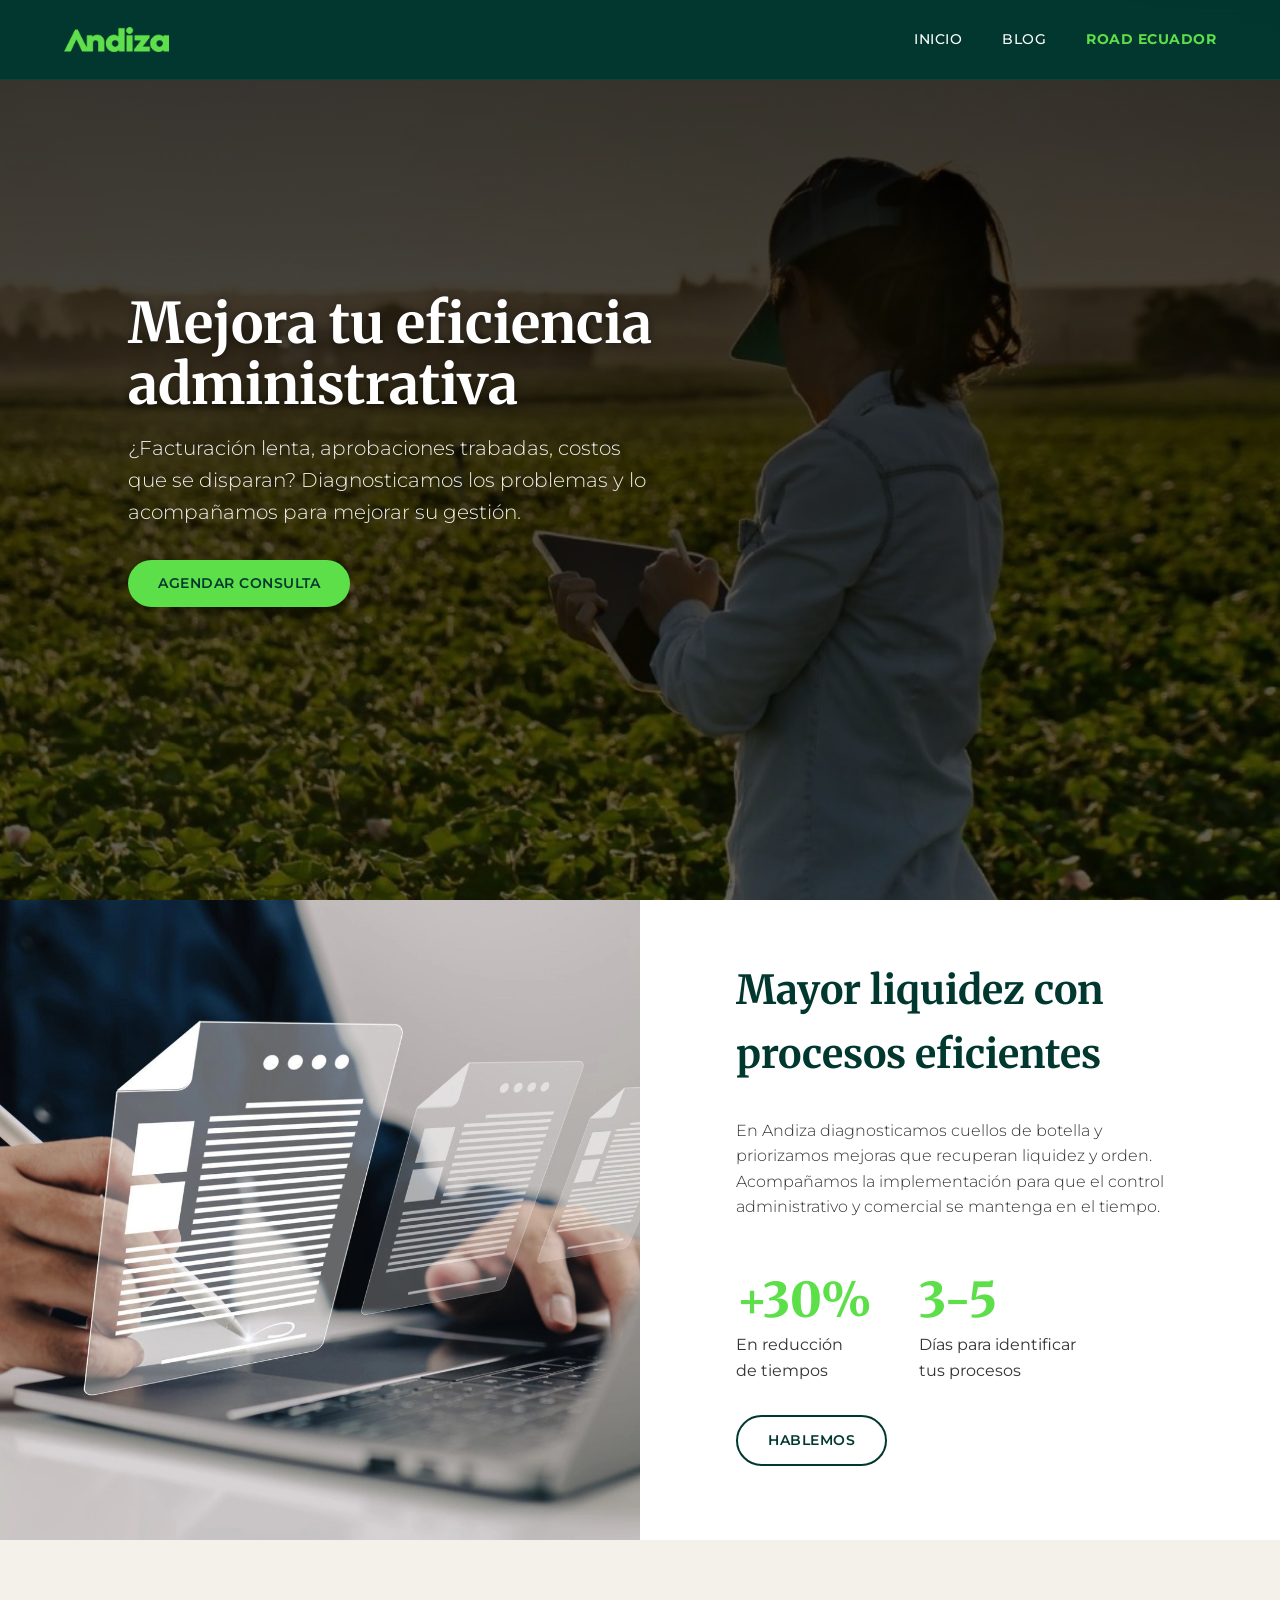
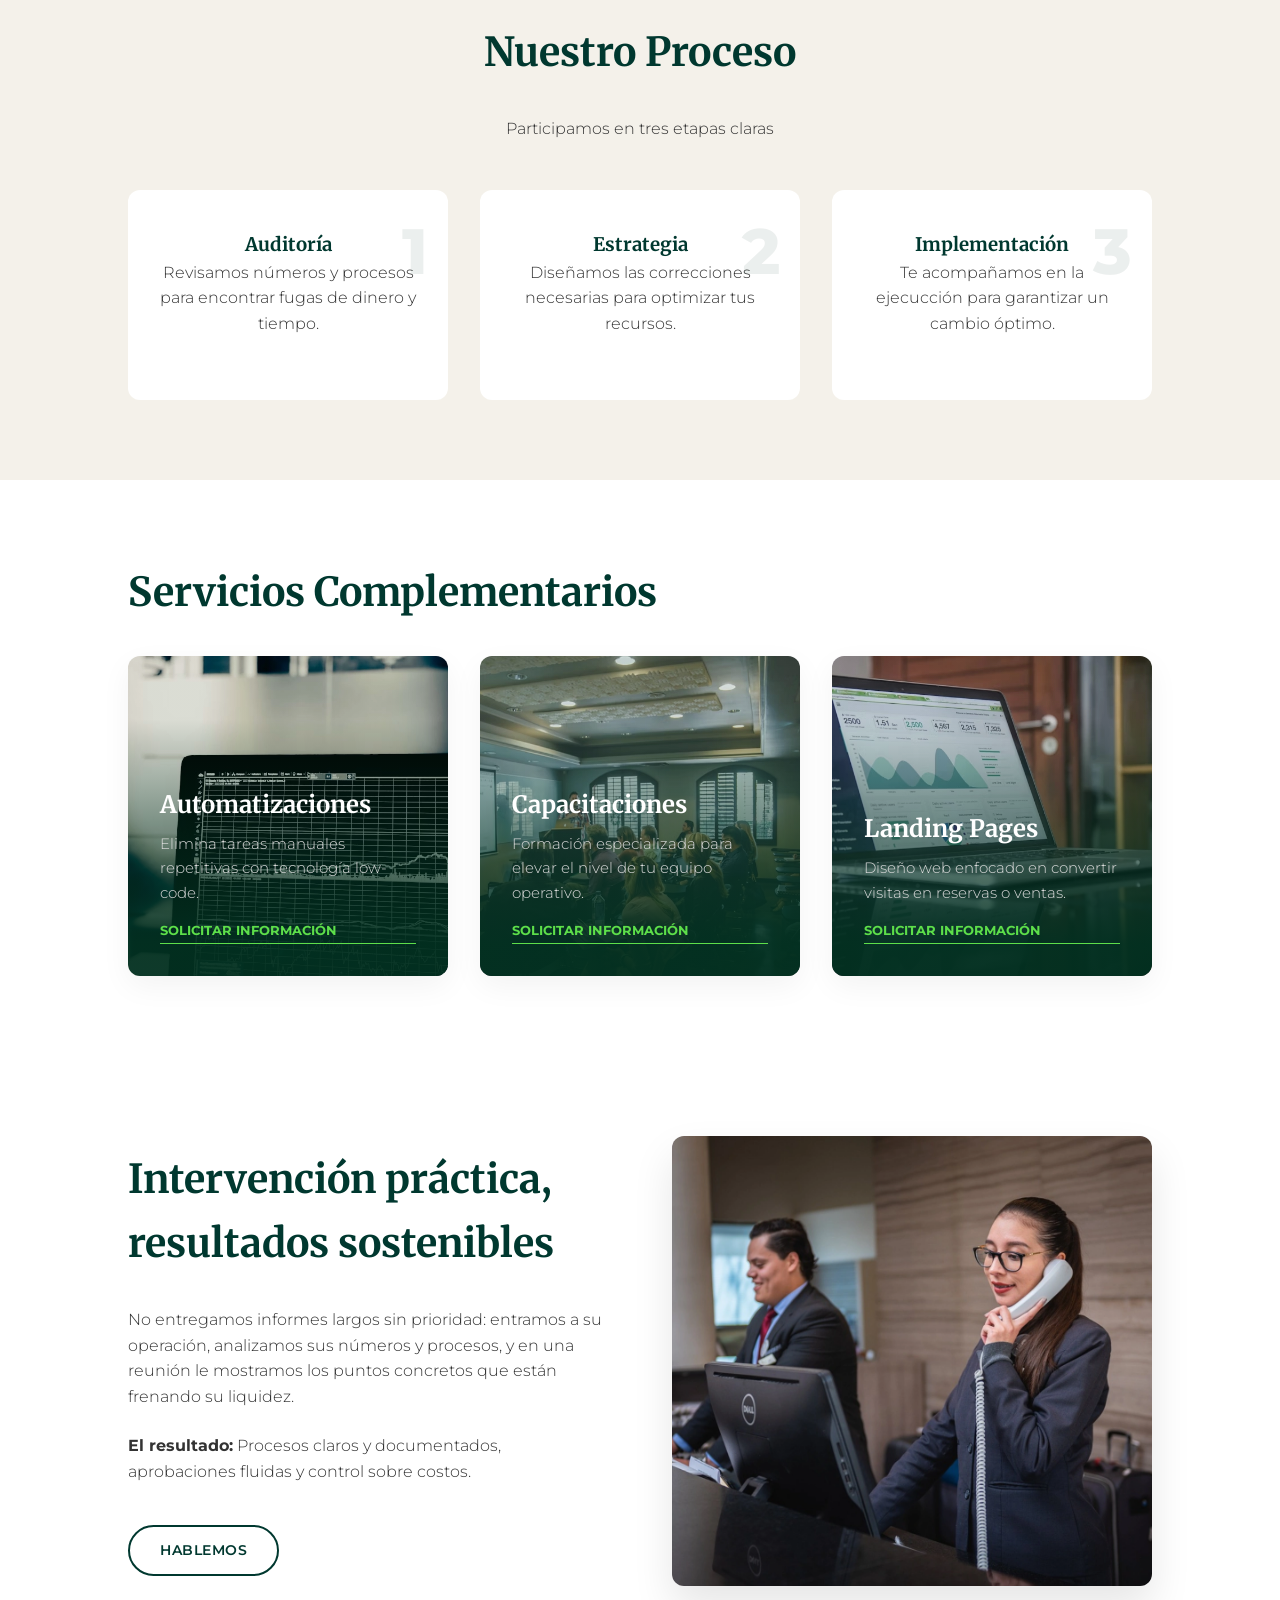
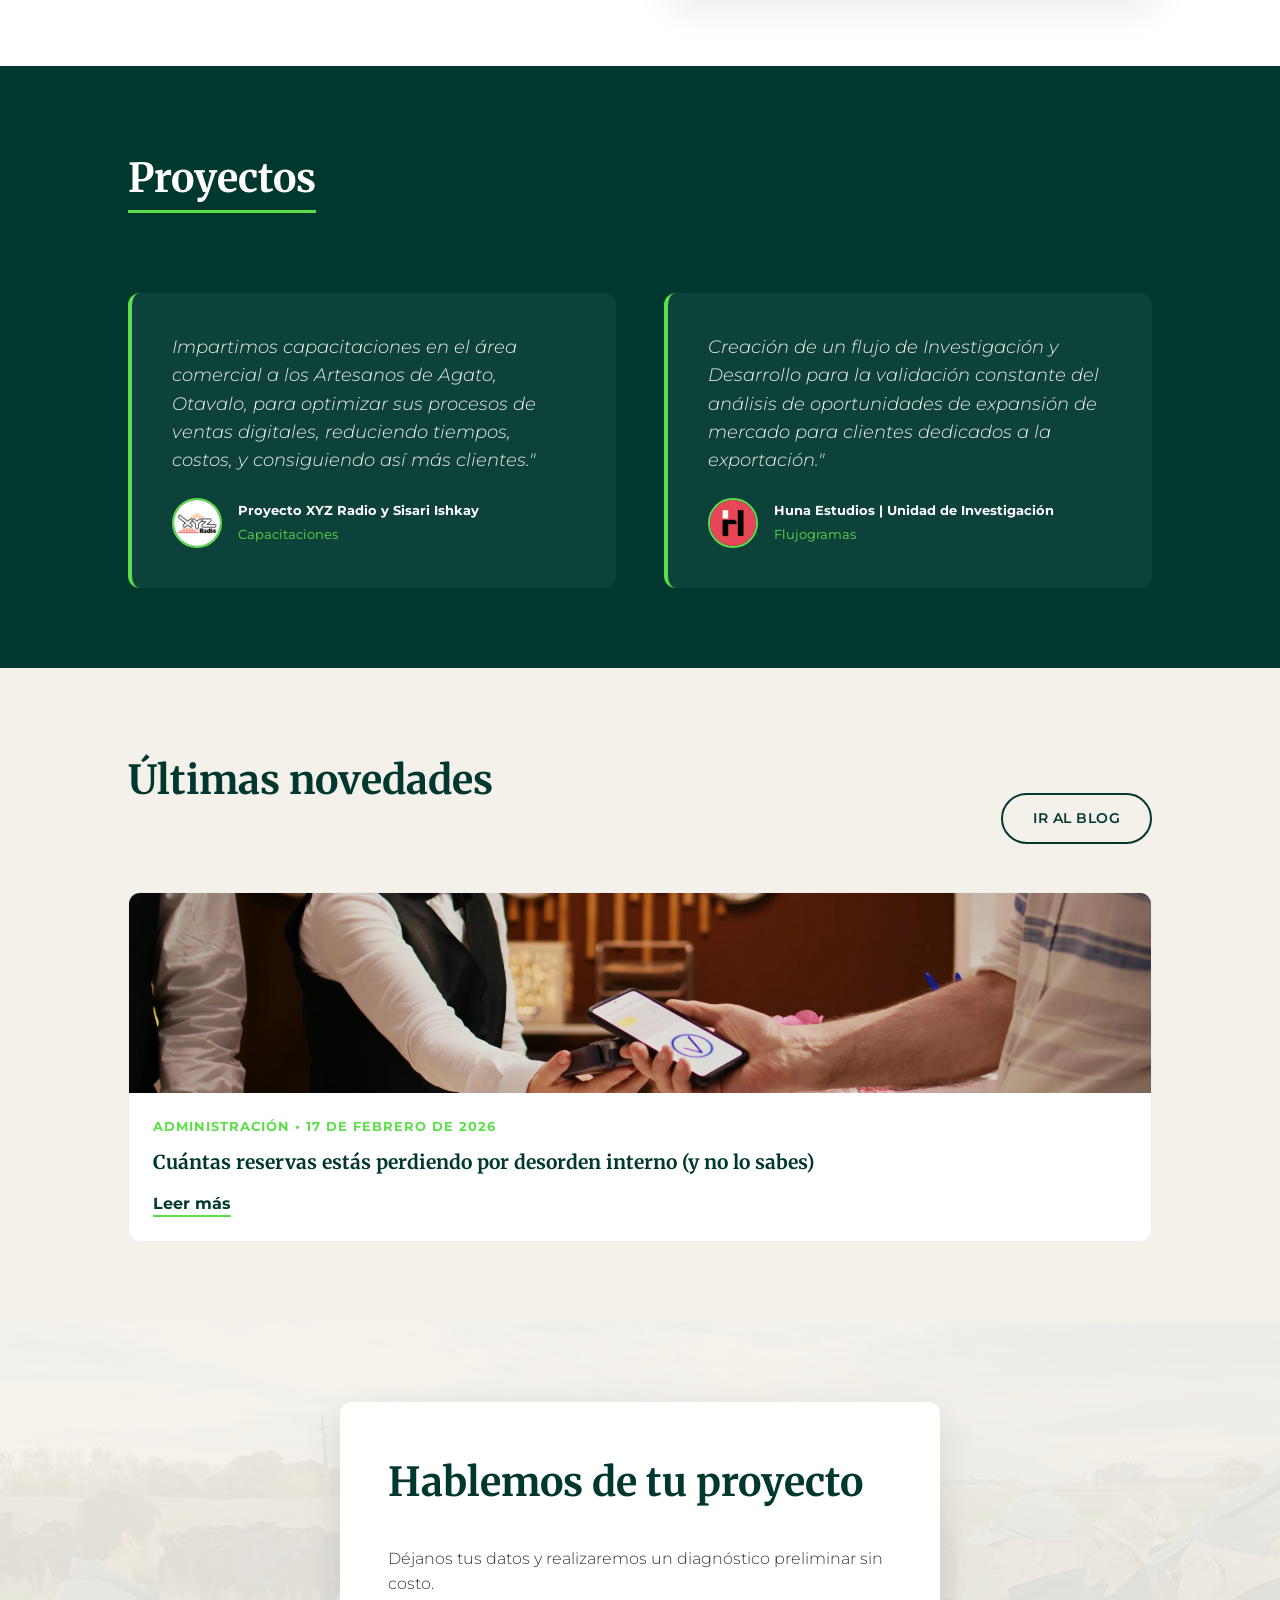
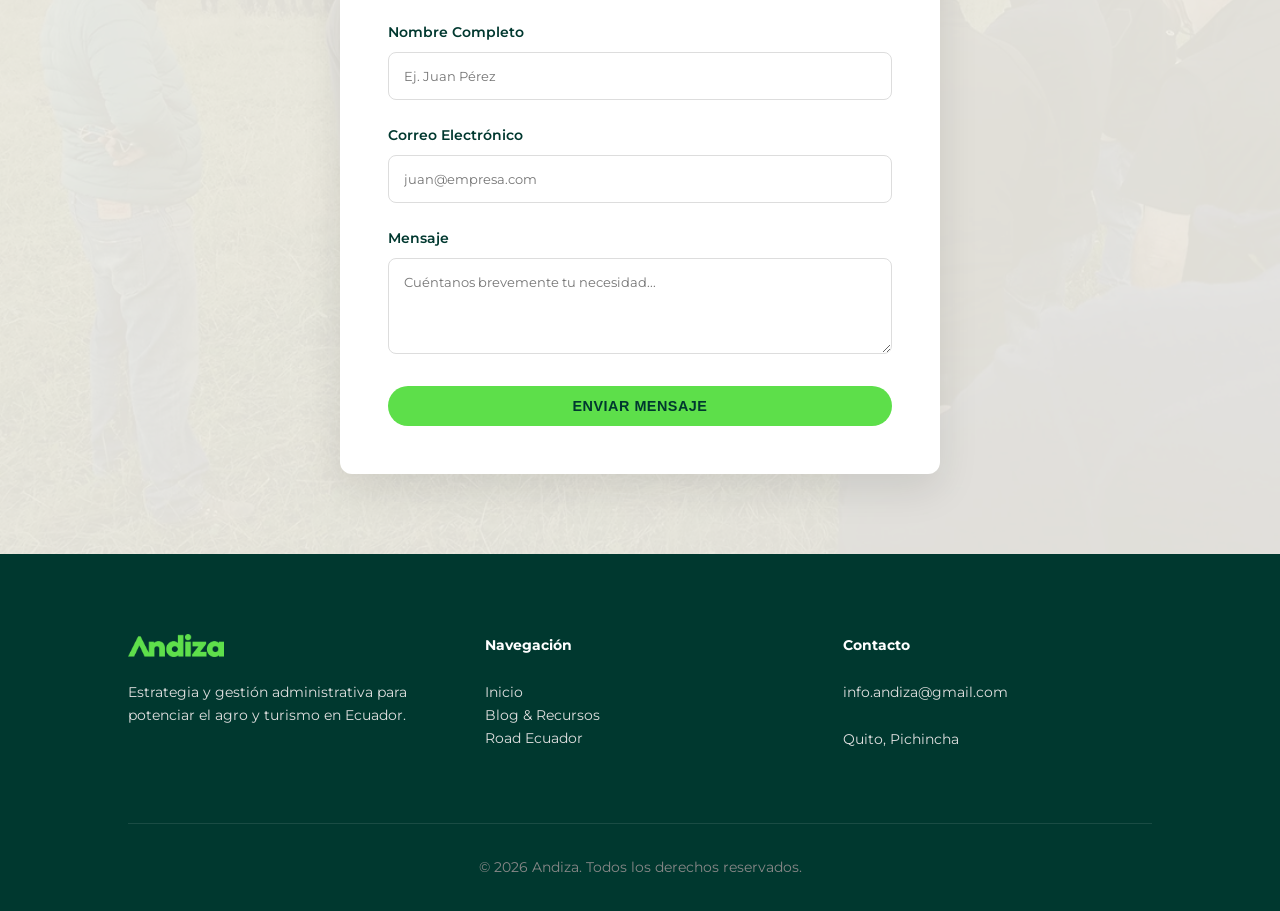
<file: index.html>
<!DOCTYPE html>
<html lang="es">
<head>
    <meta charset="UTF-8">
    <meta name="viewport" content="width=device-width, initial-scale=1.0">
    <meta name="description" content="Andiza ayuda a empresas de turismo y agroindustria en Ecuador a optimizar su gestión administrativa, procesos y auditoría.">
    <title>Andiza | Consultoría de Gestión Administrativa</title>
    <link rel="icon" type="image/webp" href="assets/img/favicon.webp">
    
    <link rel="preload" as="image" href="assets/img/Agroindustria-Andiza-hero.webp">
    
    <link rel="stylesheet" href="style.css">
    <link rel="canonical" href="https://andizaconsultora.github.io/">
</head>
<body>

    <header id="main-header"></header>

    <main>
        <section class="hero">
            <div class="hero-content">
                <h1>Mejora tu eficiencia administrativa</h1>
                <p>¿Facturación lenta, aprobaciones trabadas, costos que se disparan? Diagnosticamos los problemas y lo acompañamos para mejorar su gestión.</p>
                <a href="#contacto" class="btn btn-primary">Agendar Consulta</a>
            </div>
        </section>

        <section class="philosophy">
            <div class="phil-img">
                <img src="assets/img/administracion.webp" alt="Procesos administrativos" loading="lazy">
            </div>
            <div class="phil-text">
                <h2>Mayor liquidez con procesos eficientes</h2>
                <p>En Andiza diagnosticamos cuellos de botella y priorizamos mejoras que recuperan liquidez y orden. Acompañamos la implementación para que el control administrativo y comercial se mantenga en el tiempo.</p>
                
                <div style="display: flex; gap: 3rem; margin-top: 2rem; margin-bottom: 2rem;">
                    <div class="stat-item">
                        <h4>+30%</h4>
                        <span>En reducción <br>de tiempos</span>
                    </div>
                    <div class="stat-item">
                        <h4>3-5</h4>
                        <span>Días para identificar <br>tus procesos</span>
                    </div>
                </div>

                <div class="phil-action">                
                    <a href="#contacto" class="btn btn-outline">Hablemos</a>
                </div>   
            </div>
        </section>
        
        <section id="proceso" class="section-pad process">
            <h2>Nuestro Proceso</h2>
            <p style="max-width: 700px; margin: 0 auto;">Participamos en tres etapas claras</p>
            <div class="process-steps">
                <div class="step-card">
                    <div class="step-number">1</div>
                    <h3>Auditoría</h3>
                    <p>Revisamos números y procesos para encontrar fugas de dinero y tiempo.</p>
                </div>
                <div class="step-card">
                    <div class="step-number">2</div>
                    <h3>Estrategia</h3>
                    <p>Diseñamos las correcciones necesarias para optimizar tus recursos.</p>
                </div>
                <div class="step-card">
                    <div class="step-number">3</div>
                    <h3>Implementación</h3>
                    <p>Te acompañamos en la ejecucción para garantizar un cambio óptimo.</p>
                </div>
            </div>
        </section>

        <section class="section-pad" style="background: var(--white);">
            <h2>Servicios Complementarios</h2>
            <div class="services-grid">
                <article class="service-card">
                    <a href="#contacto" rel="noopener noreferrer" style="display: block; height: 100%; color: inherit;">
                        <img src="assets/img/Automatizaciones.webp" alt="Automatización de procesos" class="service-bg" loading="lazy">
                        <div class="service-overlay">
                            <h3>Automatizaciones</h3>
                            <p>Elimina tareas manuales repetitivas con tecnología low-code.</p>
                            <span class="service-link">Solicitar información</span>
                        </div>
                    </a>
                </article>
                <article class="service-card">
                    <a href="#contacto" rel="noopener noreferrer" style="display: block; height: 100%; color: inherit;">
                        <img src="assets/img/Capacitaciones.webp" alt="Capacitación de personal" class="service-bg" loading="lazy">
                        <div class="service-overlay">
                            <h3>Capacitaciones</h3>
                            <p>Formación especializada para elevar el nivel de tu equipo operativo.</p>
                            <span class="service-link">Solicitar información</span>
                        </div>
                    </a>
                </article>
                <article class="service-card">
                    <a href="#contacto" rel="noopener noreferrer" style="display: block; height: 100%; color: inherit;">
                        <img src="assets/img/Landing-pages.webp" alt="Diseño Web y Landing Pages" class="service-bg" loading="lazy">
                        <div class="service-overlay">
                            <h3>Landing Pages</h3>
                            <p>Diseño web enfocado en convertir visitas en reservas o ventas.</p>
                            <span class="service-link">Solicitar información</span>
                        </div>
                    </a>
                </article>
            </div>
        </section>

        <section class="section-pad main-service">
            <div class="main-service-flex">
                <div class="ms-content">
                    <h2>Intervención práctica, resultados sostenibles</h2>
                    <p>No entregamos informes largos sin prioridad: entramos a su operación, analizamos sus números y procesos, y en una reunión le mostramos los puntos concretos que están frenando su liquidez.</p>
                    <p><strong>El resultado:</strong> Procesos claros y documentados, aprobaciones fluidas y control sobre costos.</p>
                    <a href="#contacto" class="btn btn-outline" style="margin-top: 1rem;">Hablemos</a>
                </div>
                <div class="ms-image">
                    <img src="assets/img/auditoría-turismo-index.webp" alt="Auditoría Turismo" loading="lazy">
                </div>
            </div>
        </section>

        <section class="testimonials section-pad">
            <h2>Proyectos</h2>
            <div class="testi-grid">
                <div class="testi-card">
                    <p>Impartimos capacitaciones en el área comercial a los Artesanos de Agato, Otavalo, para optimizar sus procesos de ventas digitales, reduciendo tiempos, costos, y consiguiendo así más clientes."</p>
                    <div class="testi-author">
                        <img src="assets/img/testimonios proyectos/logo-xyzradio.webp" alt="Comerciantes de Agato" class="testi-avatar" loading="lazy">
                        <div>
                            <h5 style="margin-bottom: 0;">Proyecto XYZ Radio y Sisari Ishkay</h5>
                            <small style="color: var(--accent);">Capacitaciones</small>
                        </div>
                    </div>
                </div>
                <div class="testi-card">
                    <p>Creación de un flujo de Investigación y Desarrollo para la validación constante del análisis de oportunidades de expansión de mercado para clientes dedicados a la exportación."</p>
                    <div class="testi-author">
                        <img src="assets/img/testimonios proyectos/huna-estudios.webp" alt="Comerciantes de Agato" class="testi-avatar" loading="lazy">
                        <div>
                            <h5 style="margin-bottom: 0;">Huna Estudios | Unidad de Investigación</h5>
                            <small style="color: var(--accent);">Flujogramas</small>
                        </div>
                    </div>
                </div>
            </div>
        </section>

        <section class="section-pad blog-preview">
            <div class="blog-header" style="display: flex; justify-content: space-between; align-items: flex-end; margin-bottom: 3rem; flex-wrap: wrap; gap: 1rem;">
                <h2>Últimas novedades</h2>
                <a href="blog.html" class="btn btn-outline">Ir al Blog</a>
            </div>
            
            <div id="recent-posts-container" class="services-grid">
                </div>
        </section>

        <section id="contacto" class="contact section-pad">
            <div class="contact-container">
                <h2>Hablemos de tu proyecto</h2>
                <p>Déjanos tus datos y realizaremos un diagnóstico preliminar sin costo.</p>
                <form id="contact-form">
                    <div class="form-group">
                        <label for="name">Nombre Completo</label>
                        <input type="text" id="name" name="name" placeholder="Ej. Juan Pérez" required>
                    </div>
                    <div class="form-group">
                        <label for="email">Correo Electrónico</label>
                        <input type="email" id="email" name="email" placeholder="juan@empresa.com" required>
                    </div>
                    <div class="form-group">
                        <label for="message">Mensaje</label>
                        <textarea id="message" name="message" rows="4" placeholder="Cuéntanos brevemente tu necesidad..."></textarea>
                    </div>
                    <button type="submit" class="btn btn-primary" style="width: 100%;">Enviar Mensaje</button>
                    <p id="form-status" style="margin-top:1rem; text-align:center; display:none;"></p>
                </form>
            </div>
        </section>

    </main>

    <footer id="main-footer"></footer>

    <script src="main.js"></script>
</body>
</html>
</file>
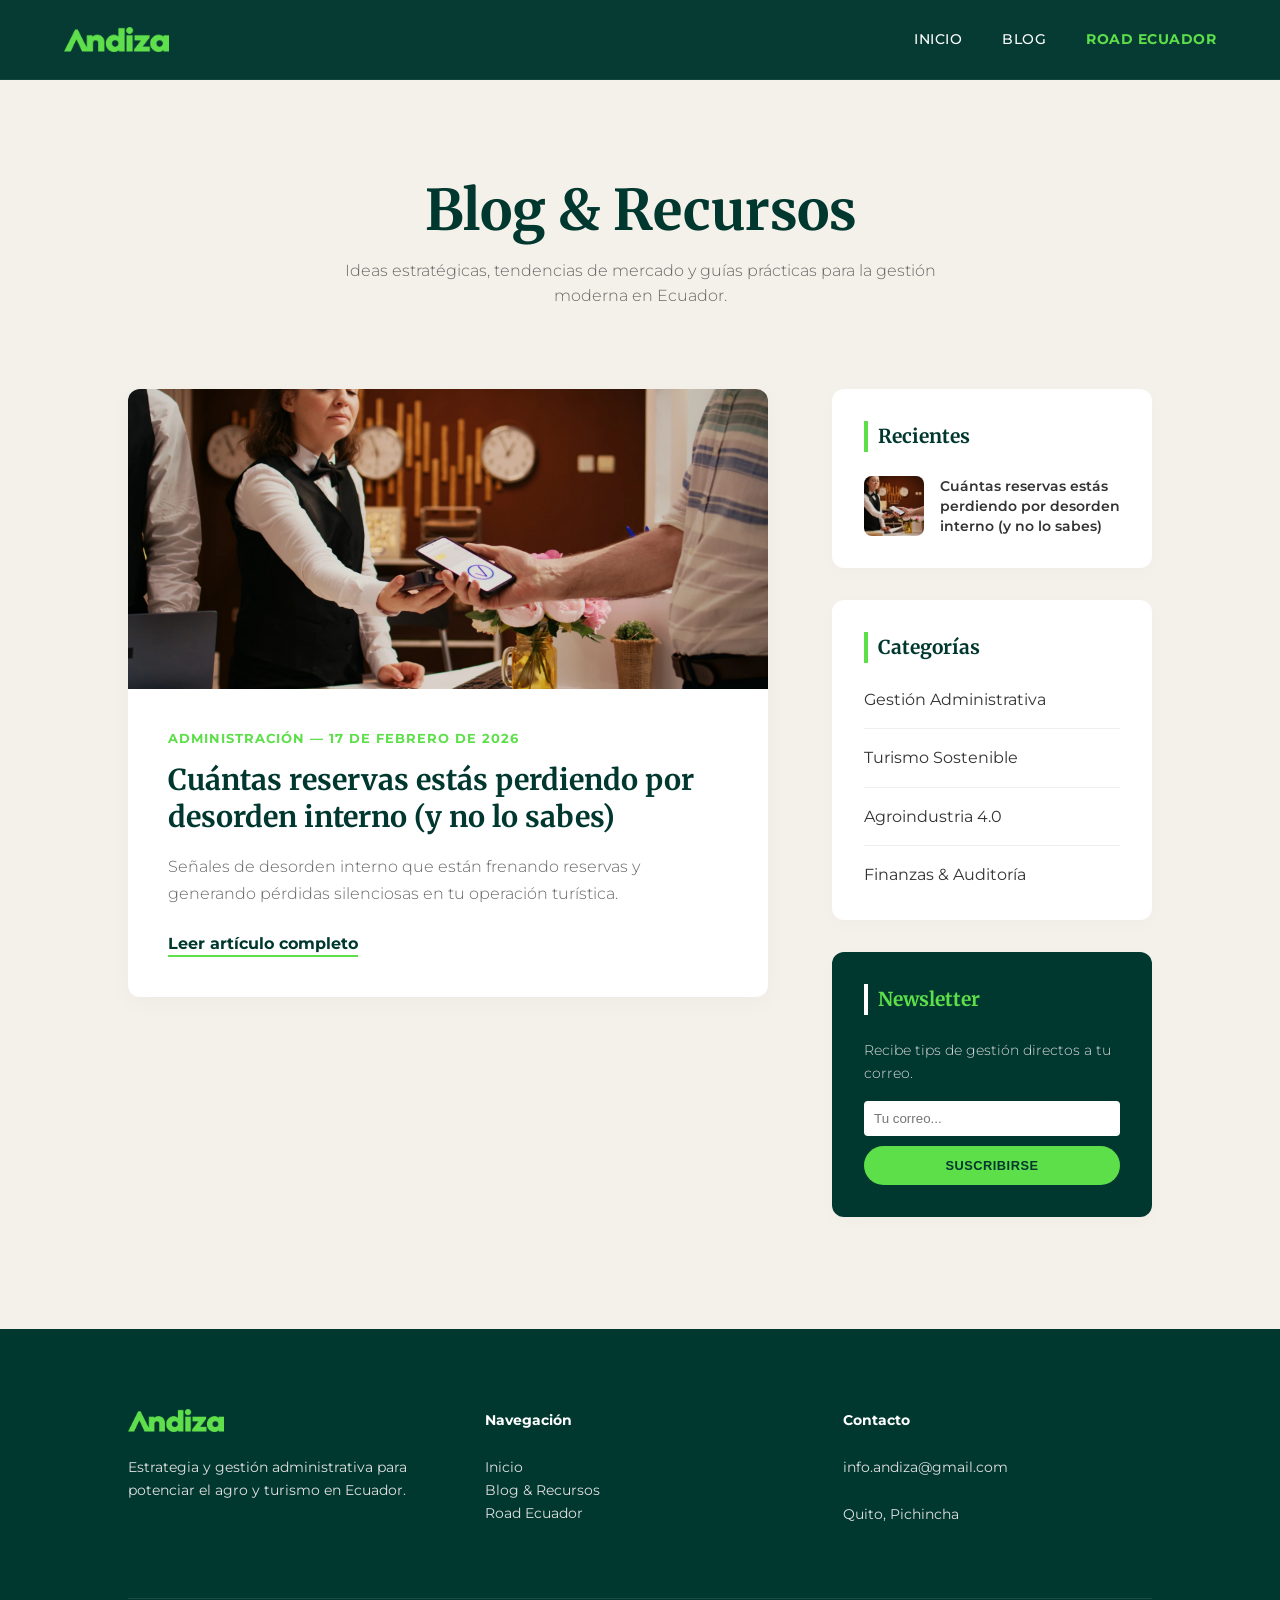
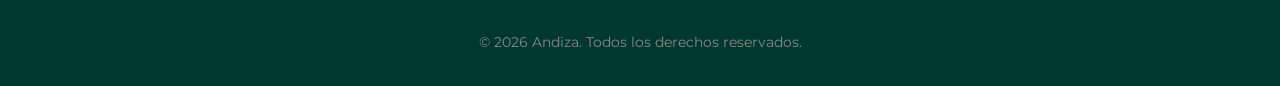
<file: blog.html>
<!DOCTYPE html>
<html lang="es">
<head>
    <meta charset="UTF-8">
    <meta name="viewport" content="width=device-width, initial-scale=1.0">
    <meta name="description" content="Blog de Andiza: Recursos, estrategias y noticias sobre gestión agrícola y turística en Ecuador.">
    <title>Blog y Recursos | Andiza</title>
    <link rel="icon" type="image/webp" href="assets/img/favicon.webp">

    <link rel="stylesheet" href="style.css">
</head>
<body>

    <header id="main-header"></header>

    <main>
        <section class="page-title-section">
            <h1>Blog & Recursos</h1>
            <p style="max-width: 600px; margin: 0 auto; color: #666;">
                Ideas estratégicas, tendencias de mercado y guías prácticas para la gestión moderna en Ecuador.
            </p>
        </section>
        
        <div class="container blog-layout">
            <section id="blog-feed" class="blog-feed">
                </section>

            <aside id="sidebar-container" class="blog-sidebar">
                </aside>
        </div>
    </main>

    <footer id="main-footer"></footer>

    <script src="main.js"></script>
</body>
</html>
</file>
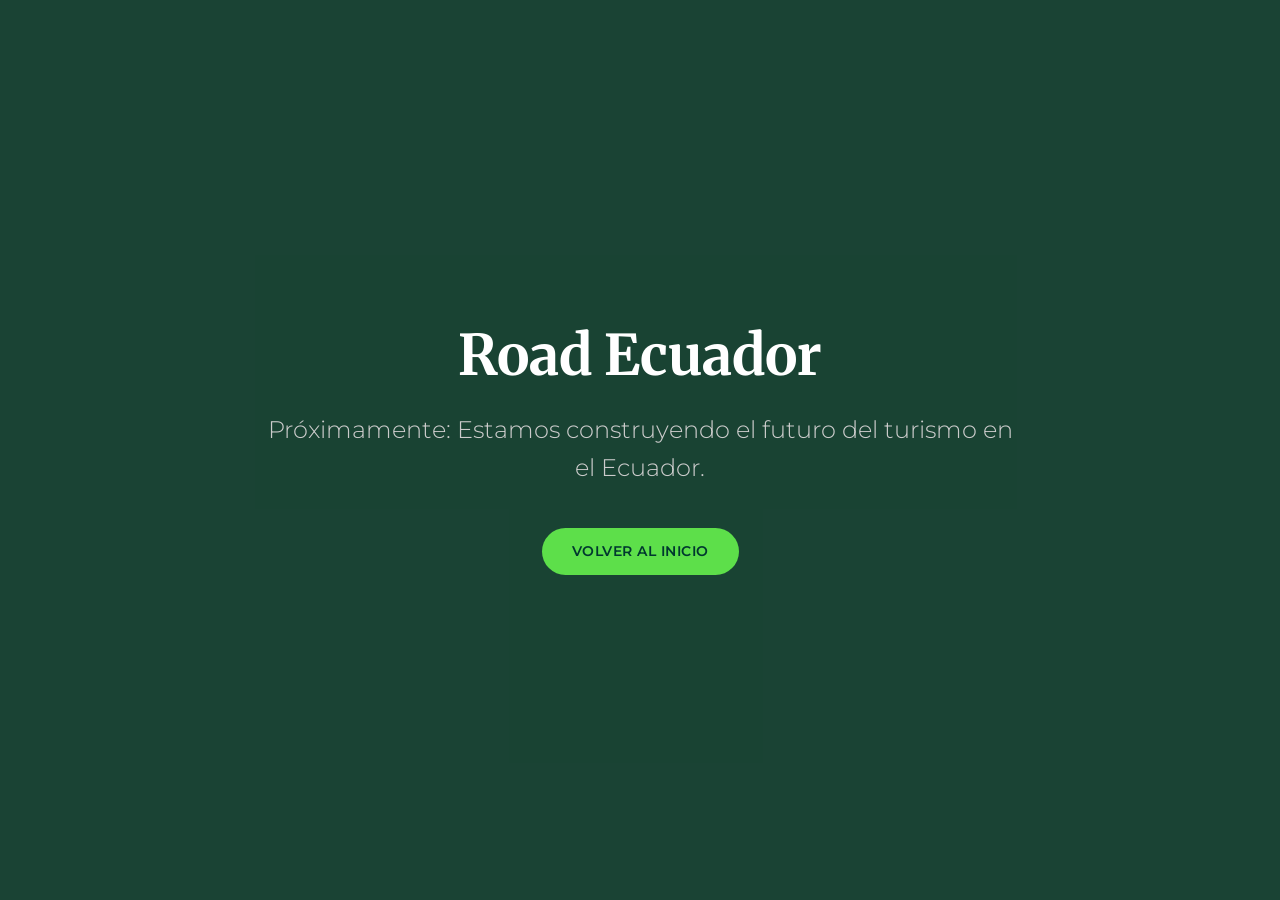
<file: construccion.html>
<!DOCTYPE html>
<html lang="es">
<head>
    <meta charset="UTF-8">
    <meta name="viewport" content="width=device-width, initial-scale=1.0">
    <title>Road Ecuador | Próximamente</title>
    <link rel="icon" type="image/webp" href="assets/img/favicon.webp">

    <link rel="preload" as="image" href="https://images.unsplash.com/photo-1469854523086-cc02fe5d8800?ixlib=rb-4.0.3">

    <link rel="stylesheet" href="style.css">
    <style>
        .road-hero {
            height: 100vh;
            background: url('https://images.unsplash.com/photo-1469854523086-cc02fe5d8800?ixlib=rb-4.0.3') center/cover;
            display: flex; flex-direction: column; justify-content: center; align-items: center;
            text-align: center; color: var(--white); position: relative;
        }
        .road-overlay {
            position: absolute; inset: 0; background: rgba(2, 48, 32, 0.9); /* Verde muy oscuro casi negro */
            z-index: 1;
        }
        .road-content { 
            position: relative; z-index: 2; padding: 20px; max-width: 800px; 
        }
        .road-content h1 { color: var(--white); margin-bottom: 1.5rem; }
        .road-content p { color: #ccc; font-size: 1.5rem; margin-bottom: 2.5rem; font-weight: 300; }
    </style>
</head>
<body>
    <div class="road-hero">
        <div class="road-overlay"></div>
        <div class="road-content">
            <h1>Road Ecuador</h1>
            <p>Próximamente: Estamos construyendo el futuro del turismo en el Ecuador.</p>
            <a href="index.html" class="btn btn-primary">Volver al Inicio</a>
        </div>
    </div>
</body>
</html>
</file>
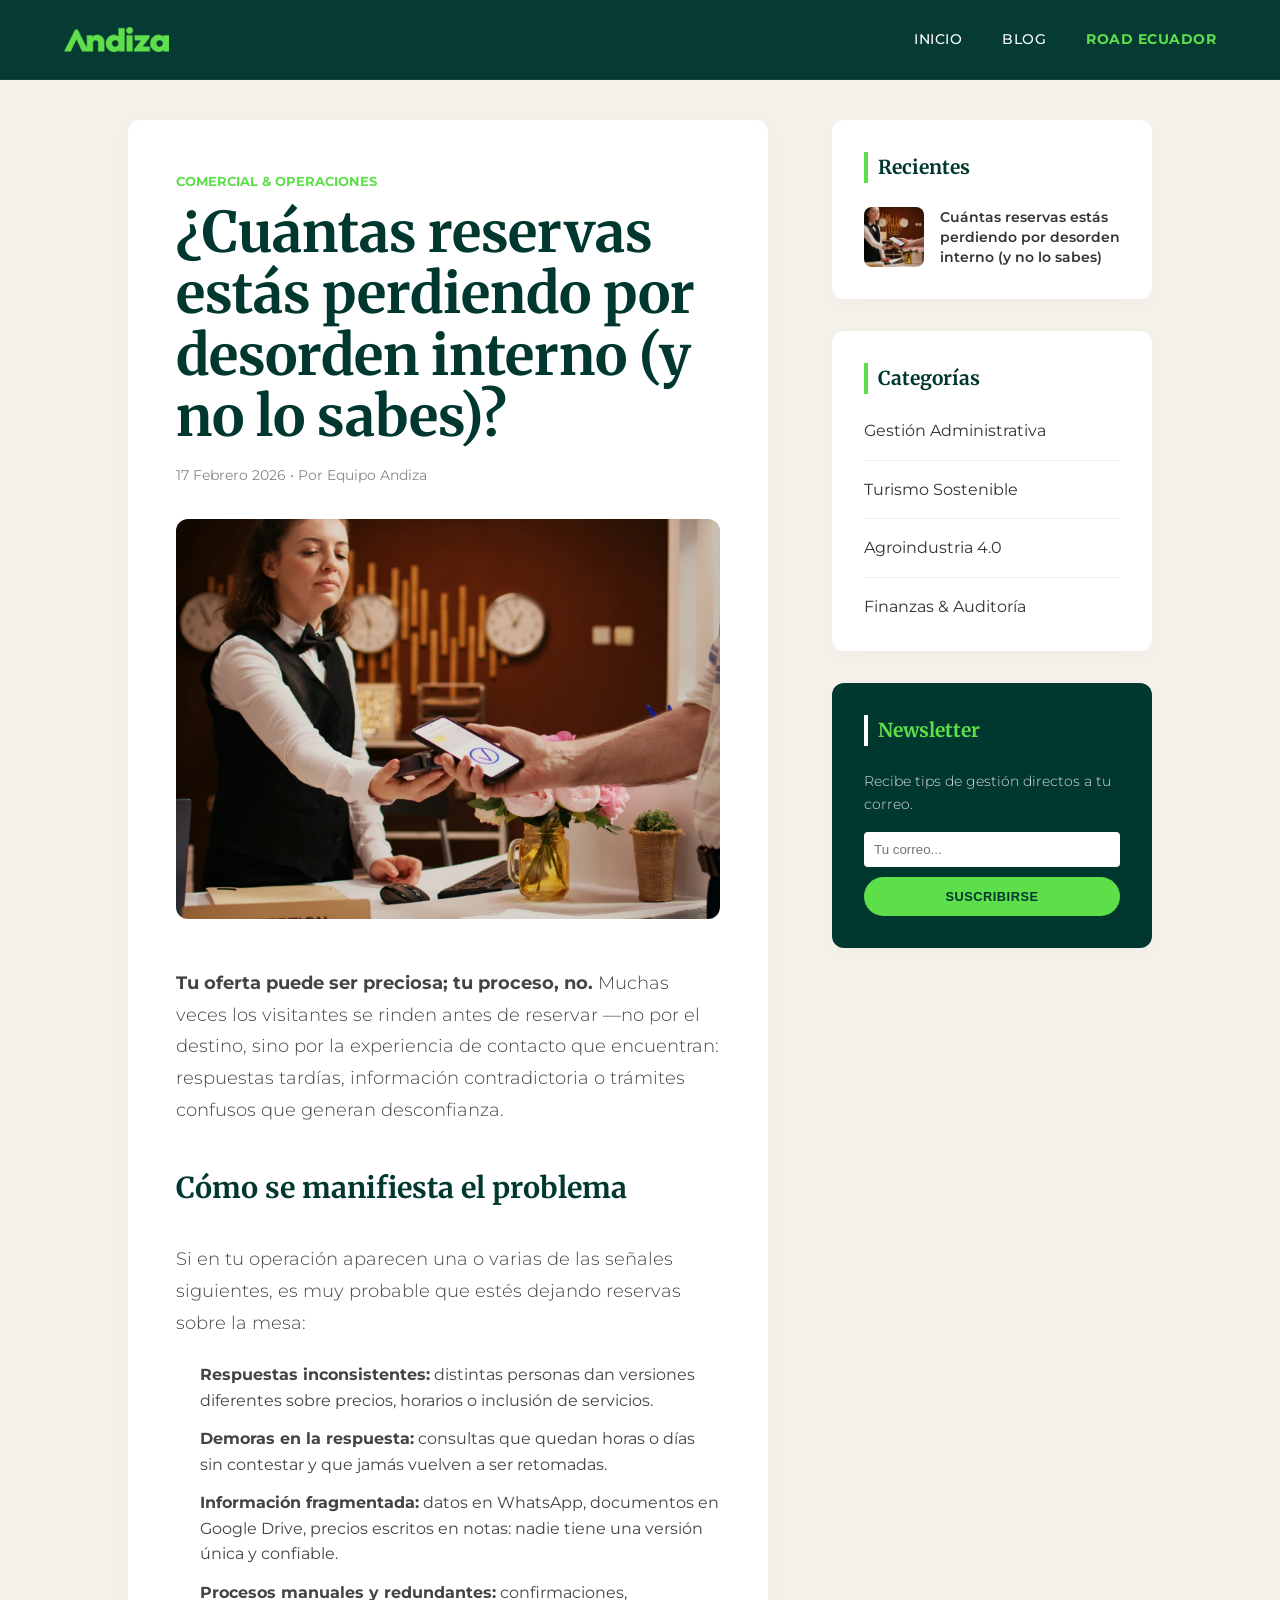
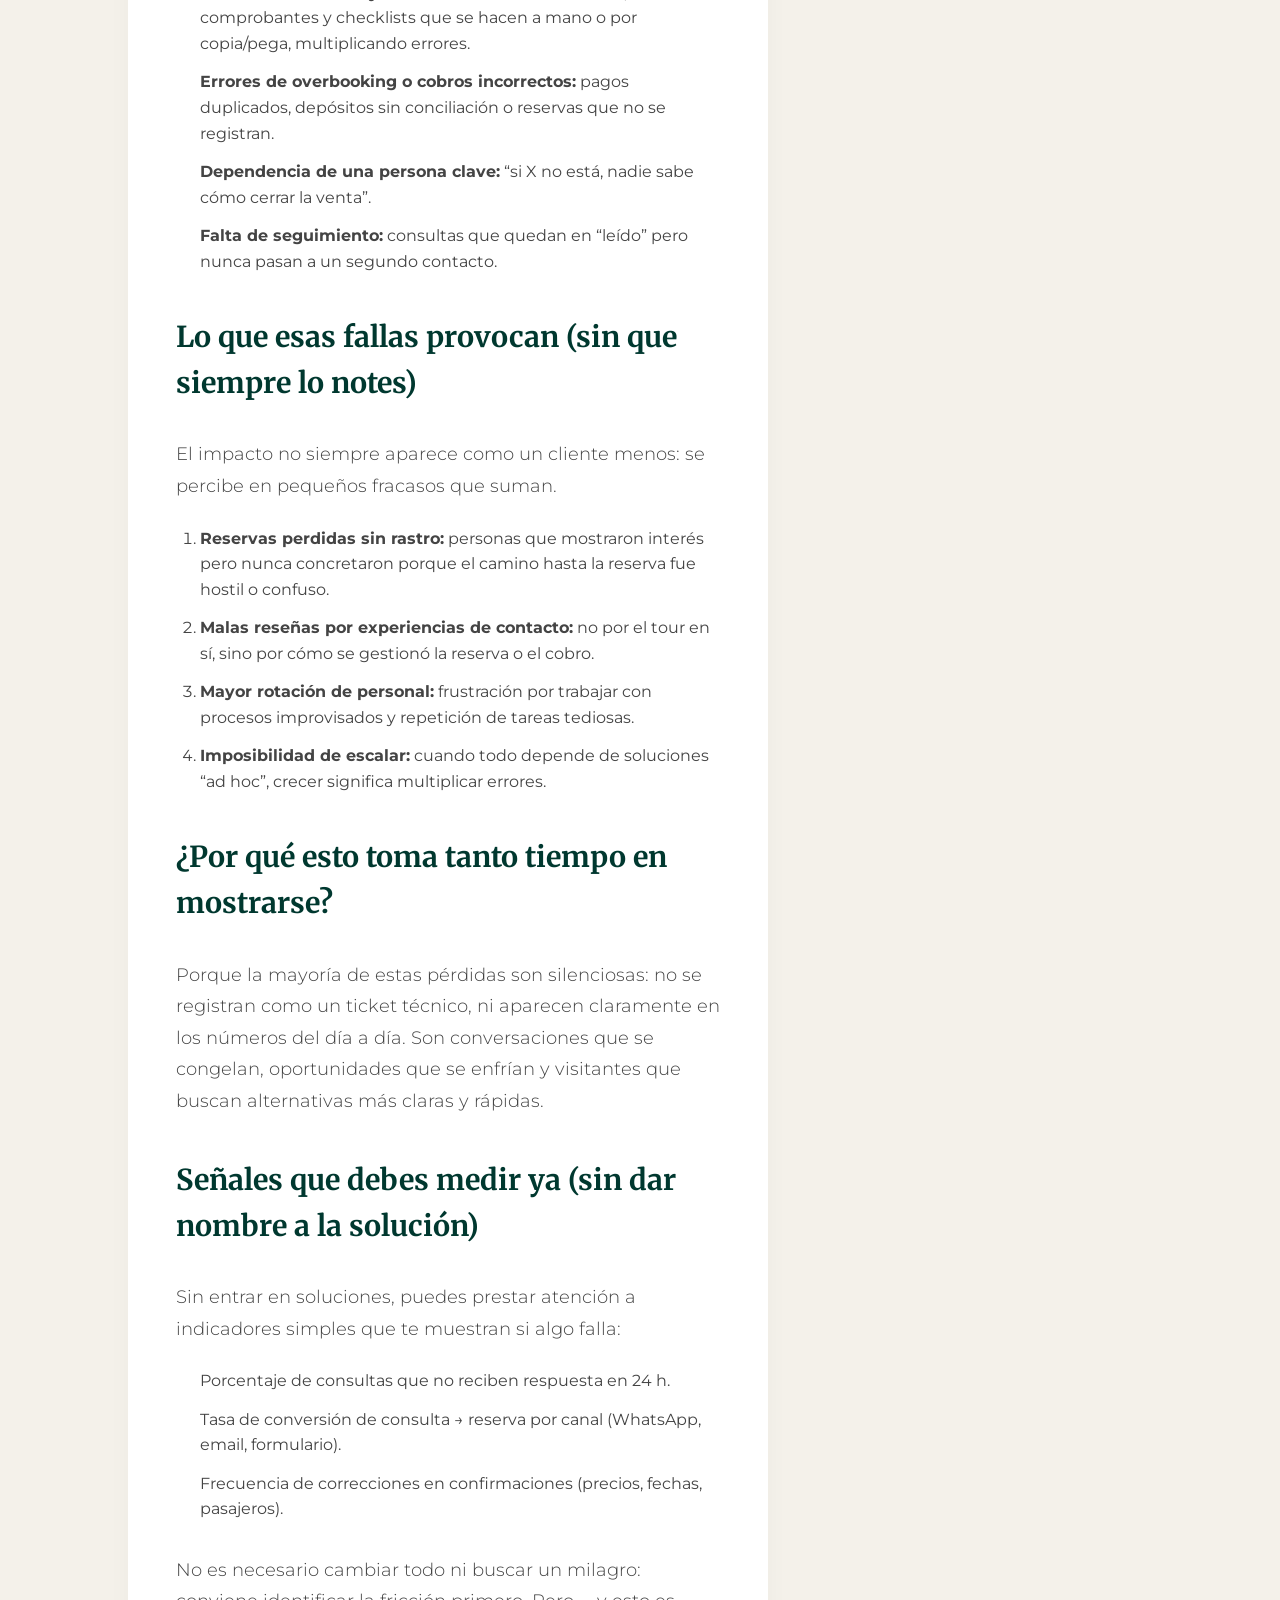
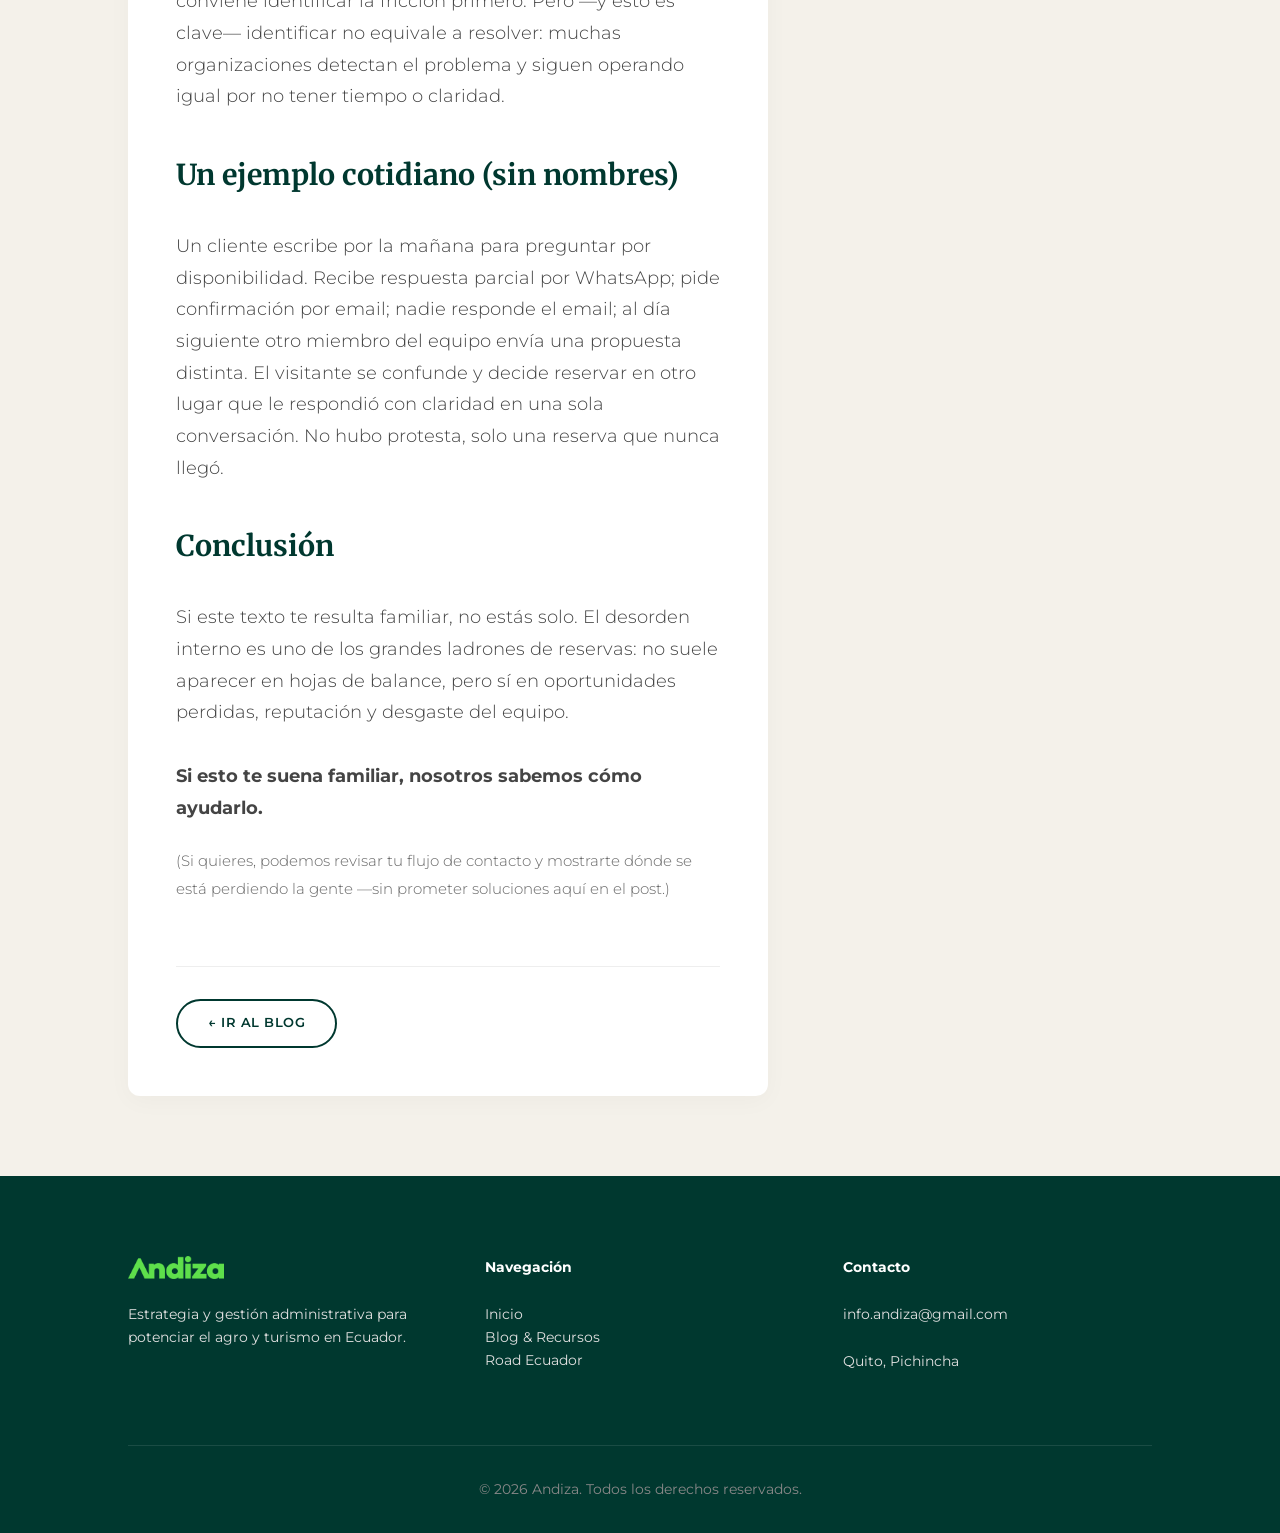
<file: entradas/cuantas-reservas-estas-perdiendo-por-desorden-interno-y-no-lo-sabes.html>
<!DOCTYPE html>
<html lang="es">
<head>
    <meta charset="UTF-8" />
    <meta name="viewport" content="width=device-width, initial-scale=1.0"/>
    <title>¿Cuántas reservas estás perdiendo por desorden interno (y no lo sabes)? | Blog Andiza</title>
    <meta name="description" content="Descubre las señales claras de que el desorden operativo interno está dejando pasar reservas y dañando la rentabilidad de tu proyecto turístico." />
    <link rel="stylesheet" href="../style.css" />
    <link rel="icon" type="image/webp" href="../assets/img/favicon.webp">
    
    <link rel="preload" as="image" href="../assets/img/Blogs/17 febrero 2025/Recepción de hotel.webp">

    <!-- SEO Básico -->
    <meta name="description" content="Descubre las señales de desorden operativo que están haciendo perder reservas en tu negocio turístico, sin que lo notes en los números del día a día.">
    <meta name="keywords" content="reservas turismo Ecuador, desorden operativo hotel, gestión reservas, pérdida clientes turismo, Andiza">
    <meta name="author" content="Equipo Andiza">
    <meta name="robots" content="index, follow">
    <link rel="canonical" href="https://andizaconsultora.github.io/entradas/cuantas-reservas-estas-perdiendo-por-desorden-interno-y-no-lo-sabes.html">

    <!-- Open Graph -->
    <meta property="og:type" content="article">
    <meta property="og:title" content="¿Cuántas reservas estás perdiendo por desorden interno (y no lo sabes)?">
    <meta property="og:description" content="Señales de desorden interno que están frenando reservas y generando pérdidas silenciosas en tu operación turística.">
    <meta property="og:url" content="https://andizaconsultora.github.io/entradas/cuantas-reservas-estas-perdiendo-por-desorden-interno-y-no-lo-sabes.html">
    <meta property="og:image" content="https://andizaconsultora.github.io/assets/img/Blogs/17 febrero 2025/Recepción de hotel.webp">
    <meta property="og:locale" content="es_EC">
    <meta property="og:site_name" content="Andiza">
    <meta property="article:published_time" content="2026-02-17">
    <meta property="article:author" content="Equipo Andiza">
    <meta property="article:section" content="Administración">

    <!-- Twitter Card -->
    <meta name="twitter:card" content="summary_large_image">
    <meta name="twitter:title" content="¿Cuántas reservas estás perdiendo por desorden interno?">
    <meta name="twitter:description" content="Señales de desorden operativo que hacen perder reservas sin que lo notes en los números.">
    <meta name="twitter:image" content="https://andizaconsultora.github.io/assets/img/Blogs/17 febrero 2025/Recepción de hotel.webp">
</head>
<body>
    <header id="main-header"></header>

    <main>
        <div style="height: 120px;"></div>

        <div class="container blog-layout">
            <article class="article-container">
                <header class="article-header">
                    <span style="color: var(--accent); font-weight: 700; text-transform: uppercase; font-size: 0.8rem;">Comercial & Operaciones</span>
                    <h1 style="margin-top: 0.5rem;">¿Cuántas reservas estás perdiendo por desorden interno (y no lo sabes)?</h1>
                    <div class="article-meta">17 Febrero 2026 • Por Equipo Andiza</div>
                </header>

                <img src="../assets/img/Blogs/17 febrero 2025/Recepción de hotel.webp" 
                     alt="Recepción turística con papeles desordenados" class="article-featured-img">

                <div class="article-content">
                    <p><strong>Tu oferta puede ser preciosa; tu proceso, no.</strong> Muchas veces los visitantes se rinden antes de reservar —no por el destino, sino por la experiencia de contacto que encuentran: respuestas tardías, información contradictoria o trámites confusos que generan desconfianza.</p>

                    <h2>Cómo se manifiesta el problema</h2>
                    <p>Si en tu operación aparecen una o varias de las señales siguientes, es muy probable que estés dejando reservas sobre la mesa:</p>

                    <ul>
                        <li><strong>Respuestas inconsistentes:</strong> distintas personas dan versiones diferentes sobre precios, horarios o inclusión de servicios.</li>
                        <li><strong>Demoras en la respuesta:</strong> consultas que quedan horas o días sin contestar y que jamás vuelven a ser retomadas.</li>
                        <li><strong>Información fragmentada:</strong> datos en WhatsApp, documentos en Google Drive, precios escritos en notas: nadie tiene una versión única y confiable.</li>
                        <li><strong>Procesos manuales y redundantes:</strong> confirmaciones, comprobantes y checklists que se hacen a mano o por copia/pega, multiplicando errores.</li>
                        <li><strong>Errores de overbooking o cobros incorrectos:</strong> pagos duplicados, depósitos sin conciliación o reservas que no se registran.</li>
                        <li><strong>Dependencia de una persona clave:</strong> “si X no está, nadie sabe cómo cerrar la venta”.</li>
                        <li><strong>Falta de seguimiento:</strong> consultas que quedan en “leído” pero nunca pasan a un segundo contacto.</li>
                    </ul>

                    <h2>Lo que esas fallas provocan (sin que siempre lo notes)</h2>
                    <p>El impacto no siempre aparece como un cliente menos: se percibe en pequeños fracasos que suman.</p>

                    <ol>
                        <li><strong>Reservas perdidas sin rastro:</strong> personas que mostraron interés pero nunca concretaron porque el camino hasta la reserva fue hostil o confuso.</li>
                        <li><strong>Malas reseñas por experiencias de contacto:</strong> no por el tour en sí, sino por cómo se gestionó la reserva o el cobro.</li>
                        <li><strong>Mayor rotación de personal:</strong> frustración por trabajar con procesos improvisados y repetición de tareas tediosas.</li>
                        <li><strong>Imposibilidad de escalar:</strong> cuando todo depende de soluciones “ad hoc”, crecer significa multiplicar errores.</li>
                    </ol>

                    <h2>¿Por qué esto toma tanto tiempo en mostrarse?</h2>
                    <p>Porque la mayoría de estas pérdidas son silenciosas: no se registran como un ticket técnico, ni aparecen claramente en los números del día a día. Son conversaciones que se congelan, oportunidades que se enfrían y visitantes que buscan alternativas más claras y rápidas.</p>

                    <h2>Señales que debes medir ya (sin dar nombre a la solución)</h2>
                    <p>Sin entrar en soluciones, puedes prestar atención a indicadores simples que te muestran si algo falla:</p>
                    <ul>
                        <li>Porcentaje de consultas que no reciben respuesta en 24 h.</li>
                        <li>Tasa de conversión de consulta → reserva por canal (WhatsApp, email, formulario).</li>
                        <li>Frecuencia de correcciones en confirmaciones (precios, fechas, pasajeros).</li>
                    </ul>
                    <p>No es necesario cambiar todo ni buscar un milagro: conviene identificar la fricción primero. Pero —y esto es clave— identificar no equivale a resolver: muchas organizaciones detectan el problema y siguen operando igual por no tener tiempo o claridad.</p>

                    <h2>Un ejemplo cotidiano (sin nombres)</h2>
                    <p>Un cliente escribe por la mañana para preguntar por disponibilidad. Recibe respuesta parcial por WhatsApp; pide confirmación por email; nadie responde el email; al día siguiente otro miembro del equipo envía una propuesta distinta. El visitante se confunde y decide reservar en otro lugar que le respondió con claridad en una sola conversación. No hubo protesta, solo una reserva que nunca llegó.</p>

                    <h2>Conclusión</h2>
                    <p>Si este texto te resulta familiar, no estás solo. El desorden interno es uno de los grandes ladrones de reservas: no suele aparecer en hojas de balance, pero sí en oportunidades perdidas, reputación y desgaste del equipo.</p>

                    <p style="margin-top: 2rem; font-weight:700;">Si esto te suena familiar, nosotros sabemos cómo ayudarlo.</p>
                    <p style="font-size:0.95rem; color:#666;">(Si quieres, podemos revisar tu flujo de contacto y mostrarte dónde se está perdiendo la gente —sin prometer soluciones aquí en el post.)</p>
                </div>

                <div style="margin-top: 4rem; padding-top: 2rem; border-top: 1px solid #eee;">
                    <a href="../blog.html" class="btn btn-outline" style="font-size: 0.8rem;">← Ir al Blog</a>
                </div>
            </article>

                <aside id="article-sidebar" class="blog-sidebar">
            </aside>
        </div>
    </main>

    <footer id="main-footer"></footer>

    <script src="../main.js"></script>
</body>
</html>
</file>
<file: style.css>
/* --- style.css --- */
@import url('https://fonts.googleapis.com/css2?family=Merriweather:ital,wght@0,300;0,700;1,400&family=Montserrat:wght@300;400;500;600;800&display=swap');

:root {
    --primary: #00382F;    /* Verde Andiza Profundo */
    --accent: #5DDF4A;     /* Verde Lima Vibrante */
    --sand: #F4F1EA;       /* Beige tierra */
    --text: #333333;
    --text-light: #666666;
    --white: #ffffff;
    --font-main: 'Montserrat', sans-serif;
    --font-serif: 'Merriweather', serif;
    --radius: 12px;
    --transition: all 0.4s ease;
    --header-height: 80px;
}

* { margin: 0; padding: 0; box-sizing: border-box; }

html { scroll-behavior: smooth; }

body {
    background-color: var(--sand);
    color: var(--text);
    font-family: var(--font-main);
    line-height: 1.6;
    overflow-x: hidden;
}

a { text-decoration: none; color: inherit; transition: var(--transition); }
ul { list-style: none; }
img { max-width: 100%; display: block; object-fit: cover; }

/* --- HEADER & FOOTER --- */
.site-header {
    position: fixed; top: 0; width: 100%; height: var(--header-height);
    display: flex; justify-content: space-between; align-items: center;
    padding: 0 5%; z-index: 1000;
    background: rgba(0, 56, 47, 0.98);
    backdrop-filter: blur(10px);
    border-bottom: 1px solid rgba(255,255,255,0.05);
}

.logo a { font-size: 1.8rem; font-weight: 800; color: var(--accent); letter-spacing: -1px; text-transform: uppercase; }

/* Menú Desktop por defecto */
.nav-menu { display: flex; gap: 2.5rem; align-items: center; }
.nav-link { color: var(--white); font-weight: 500; font-size: 0.9rem; text-transform: uppercase; letter-spacing: 0.5px; position: relative; }
.nav-link:hover { color: var(--accent); }

/* Corrección Road Ecuador: Texto normal verde, sin botón */
.nav-link.road-btn { 
    color: var(--accent); 
    font-weight: 700; 
    border: none; 
    padding: 0; 
    background: transparent;
}
.nav-link.road-btn:hover { 
    color: var(--white); 
    background: transparent;
}

/* Botón Móvil (Oculto en desktop) */
.mobile-menu-btn {
    display: none;
    background: none;
    border: none;
    color: var(--white);
    font-size: 1.8rem;
    cursor: pointer;
}

/* Footer Styles */
.site-footer { background: var(--primary); color: #aaa; padding: 5rem 10% 2rem; font-size: 0.9rem; }
.footer-grid { display: grid; grid-template-columns: repeat(auto-fit, minmax(200px, 1fr)); gap: 3rem; margin-bottom: 3rem; }
.footer-title { color: var(--white); margin-bottom: 1.5rem; font-family: var(--font-main); font-weight: 700; }

/* Corrección Footer: Forzar color blanco/claro en los párrafos del footer */
.site-footer p, .site-footer li, .site-footer a {
    color: #e0e0e0; /* Gris muy claro casi blanco */
    font-weight: 400;
}
.site-footer a:hover { color: var(--accent); }

.footer-bottom { border-top: 1px solid rgba(255,255,255,0.1); padding-top: 2rem; text-align: center; color: #888; }

/* --- TYPOGRAPHY & COMPONENTS --- */
h1, h2, h3, h4 { font-family: var(--font-serif); color: var(--primary); }
h1 { font-size: 3.5rem; line-height: 1.1; margin-bottom: 1rem; }
h2 { font-size: 2.5rem; margin-bottom: 2rem; }
p { margin-bottom: 1.5rem; font-weight: 300; color: var(--text); }

.btn {
    display: inline-block; padding: 12px 30px; border-radius: 50px;
    font-weight: 600; letter-spacing: 0.5px; text-transform: uppercase;
    font-size: 0.9rem; cursor: pointer; transition: var(--transition); border: none;
}
.btn-primary { background-color: var(--accent); color: var(--primary); }
.btn-primary:hover { transform: translateY(-3px); box-shadow: 0 10px 20px rgba(74, 222, 104, 0.3); }
.btn-outline { border: 2px solid var(--primary); color: var(--primary); background: transparent; }
.btn-outline:hover { background: var(--primary); color: var(--white); }

.section-pad { padding: 5rem 10%; }

/* --- HERO --- */
.hero {
    height: 100vh; min-height: 600px;
    background: linear-gradient(rgba(0,0,0,0.8), rgba(0,0,0,0.6)), url('assets/img/Agroindustria-Andiza-hero.webp');
    background-size: cover; background-position: center; background-attachment: fixed;
    display: flex; align-items: center; padding: 0 10%; color: var(--white);
}
.hero-content { max-width: 590px; animation: fadeInUp 1s ease-out; }
.hero h1 { color: var(--white); text-shadow: 0 2px 10px rgba(0,0,0,0.5); max-width: 590px}
.hero p { font-size: 1.25rem; color: #f0f0f0; margin-bottom: 2rem; max-width: 520px}

/* --- HOME SECTIONS --- */
.main-service { background: var(--white); }
.main-service-flex { display: flex; gap: 4rem; align-items: center; flex-wrap: wrap; }
.ms-content { flex: 1; }
.ms-image { flex: 1; height: 450px; border-radius: var(--radius); overflow: hidden; box-shadow: 0 20px 40px rgba(0,0,0,0.1); }
.ms-image img { width: 100%; height: 100%; object-fit: cover; transition: transform 10s ease; }
.ms-image:hover img { transform: scale(1.1); }

.process { background: var(--sand); text-align: center; }
.process-steps { display: grid; grid-template-columns: repeat(auto-fit, minmax(250px, 1fr)); gap: 2rem; margin-top: 3rem; }
.step-card { background: var(--white); padding: 2.5rem 2rem; border-radius: var(--radius); position: relative; transition: transform 0.3s; }
.step-card:hover { transform: translateY(-5px); }
.step-number { font-size: 4rem; color: rgba(2, 48, 32, 0.08); position: absolute; top: 10px; right: 20px; font-weight: 800; }

.services-grid { display: grid; grid-template-columns: repeat(auto-fit, minmax(300px, 1fr)); gap: 2rem; }
.service-card {
    position: relative; height: 320px; border-radius: var(--radius); overflow: hidden;
    cursor: pointer; box-shadow: 0 10px 30px rgba(0,0,0,0.05);
}
.service-bg { width: 100%; height: 100%; transition: transform 0.6s ease; }
.service-overlay {
    position: absolute; top: 0; left: 0; width: 100%; height: 100%;
    background: linear-gradient(to top, rgba(2,48,32,0.95) 10%, rgba(2,48,32,0.1) 80%);
    display: flex; flex-direction: column; justify-content: flex-end; padding: 2rem;
}
.service-card:hover .service-bg { transform: scale(1.1); }
.service-card h3 { color: var(--white); font-size: 1.5rem; margin-bottom: 0.5rem; }
.service-card p { color: #ddd; font-size: 0.95rem; margin-bottom: 1rem; }
.service-link { color: var(--accent); font-weight: 700; font-size: 0.8rem; text-transform: uppercase; display: inline-block; padding-bottom: 2px; border-bottom: 1px solid var(--accent); }

.philosophy { display: flex; flex-wrap: wrap; background: var(--white); }
.phil-img { flex: 1 1 500px; min-height: 500px; }
.phil-text { flex: 1 1 500px; padding: 0 6rem 1rem 6rem; display: flex; flex-direction: column; justify-content: center; }
.stat-item h4 { font-size: 3rem; color: var(--accent); line-height: 1; margin-bottom: 0.5rem; font-weight: 800; }

.testimonials { background: var(--primary); color: var(--white); }
.testimonials h2 { color: var(--white); border-bottom: 3px solid var(--accent); display: inline-block; }
.testi-grid { display: grid; grid-template-columns: repeat(auto-fit, minmax(300px, 1fr)); gap: 3rem; margin-top: 3rem; }
.testi-card { background: rgba(255,255,255,0.05); padding: 2.5rem; border-radius: var(--radius); border-left: 4px solid var(--accent); }
.testi-card p { color: #eee; font-style: italic; font-size: 1.1rem; }
.testi-author { display: flex; align-items: center; gap: 1rem; margin-top: 1.5rem; }
.testi-avatar { width: 50px; height: 50px; border-radius: 50%; object-fit: cover; border: 2px solid var(--accent); }

/* --- BLOG MODERNO LAYOUT --- */
.page-title-section {
    padding: 180px 10% 80px; text-align: center; background: var(--sand);
}
.blog-layout {
    display: grid; grid-template-columns: 2fr 1fr; gap: 4rem;
    padding: 0 10% 5rem;
}

/* Tarjeta completa clicable */
.blog-card-modern { position: relative; }

.bc-title a::after {
    content: '';
    position: absolute;
    inset: 0;
}

.bc-link { position: relative; z-index: 1; }

/* Feed de entradas (Vertical Moderno) */
.blog-feed { display: flex; flex-direction: column; gap: 3rem; }
.blog-card-modern {
    background: var(--white); border-radius: var(--radius); overflow: hidden;
    box-shadow: 0 5px 25px rgba(0,0,0,0.03); transition: transform 0.3s ease;
    display: flex; flex-direction: column;
}
.blog-card-modern:hover { transform: translateY(-5px); box-shadow: 0 15px 35px rgba(0,0,0,0.08); }
.bc-img-container { height: 300px; overflow: hidden; position: relative; }
.bc-img { width: 100%; height: 100%; object-fit: cover; transition: transform 0.5s ease; }
.blog-card-modern:hover .bc-img { transform: scale(1.05); }
.bc-content { padding: 2.5rem; }
.bc-meta { font-size: 0.8rem; color: var(--accent); font-weight: 700; text-transform: uppercase; margin-bottom: 0.8rem; letter-spacing: 1px; }
.bc-title { font-size: 1.8rem; margin-bottom: 1rem; line-height: 1.3; }
.bc-title a { color: var(--primary); }
.bc-title a:hover { color: #000; }
.bc-excerpt { color: var(--text-light); margin-bottom: 1.5rem; line-height: 1.7; }
.bc-link { color: var(--primary); font-weight: 700; border-bottom: 2px solid var(--accent); padding-bottom: 2px; }

/* Sidebar */
.blog-sidebar { position: sticky; top: 120px; height: fit-content; }
.widget { background: var(--white); padding: 2rem; border-radius: var(--radius); margin-bottom: 2rem; box-shadow: 0 5px 20px rgba(0,0,0,0.02); }
.widget-title { font-size: 1.2rem; margin-bottom: 1.5rem; border-left: 4px solid var(--accent); padding-left: 10px; color: var(--primary); }
.widget ul li { margin-bottom: 1rem; border-bottom: 1px solid #eee; padding-bottom: 1rem; }
.widget ul li:last-child { border: none; padding-bottom: 0; margin-bottom: 0; }
.widget-post-link { display: flex; gap: 1rem; align-items: center; }
.widget-thumb { width: 60px; height: 60px; border-radius: 8px; object-fit: cover; }
.widget-post-title { font-size: 0.9rem; font-weight: 600; line-height: 1.4; color: var(--text); }
.widget-post-title:hover { color: var(--accent); }

/* --- SINGLE POST --- */
.article-container { background: var(--white); padding: 3rem; border-radius: var(--radius); box-shadow: 0 5px 25px rgba(0,0,0,0.03); }
.article-header { margin-bottom: 2rem; }
.article-meta { color: #888; font-size: 0.9rem; margin-top: 1rem; }
.article-featured-img { width: 100%; height: 400px; object-fit: cover; border-radius: var(--radius); margin-bottom: 3rem; }
.article-content h2 { margin-top: 2.5rem; font-size: 1.8rem; }
.article-content p { font-size: 1.1rem; color: #444; line-height: 1.8; }
.article-content ul, .article-content ol { margin-left: 1.5rem; margin-bottom: 2rem; color: #444; }
.article-content li { margin-bottom: 0.8rem; }

/* --- CONTACT --- */
.contact { background: url('assets/img/Agroturismo_03.webp') no-repeat center center/cover; position: relative; }
.contact::before { content: ''; position: absolute; inset: 0; background: rgba(244, 241, 234, 0.92); }
.contact-container { position: relative; z-index: 1; max-width: 600px; margin: 0 auto; background: var(--white); padding: 3rem; border-radius: var(--radius); box-shadow: 0 15px 40px rgba(0,0,0,0.1); }
.form-group { margin-bottom: 1.5rem; }
.form-group label { display: block; margin-bottom: 0.5rem; font-weight: 600; color: var(--primary); font-size: 0.9rem; }
.form-group input, .form-group textarea { width: 100%; padding: 15px; border: 1px solid #ddd; border-radius: 8px; font-family: var(--font-main); transition: 0.3s; }
.form-group input:focus, .form-group textarea:focus { border-color: var(--primary); outline: none; box-shadow: 0 0 0 3px rgba(2, 48, 32, 0.1); }

/* --- RESPONSIVE & MOBILE DESIGN --- */

/* Tablet & Mobile (hasta 1024px) */
@media (max-width: 1024px) {
    .section-pad { padding: 4rem 5%; }
    .phil-text { padding: 3rem; }
    .hero h1 { font-size: 3rem; }
    .blog-layout { grid-template-columns: 1fr; } /* Sidebar abajo del contenido */
    .blog-sidebar { position: static; margin-top: 3rem; }
    .article-header h1 { font-size: 2.2rem; }
}

/* Mobile (hasta 768px) */
@media (max-width: 768px) {
    /* Header & Navigation */
    .mobile-menu-btn { display: block; } /* Mostrar hamburguesa */
    .article-header h1 { font-size: 1.8rem; line-height: 1.3; }
    .philosophy { flex-direction: column; }
    .phil-img { min-height: 250px; }
    .phil-text { padding: 1rem 1.5rem 5rem 1.5rem; justify-content: flex-start; }
    .nav-menu {
        position: fixed;
        top: var(--header-height);
        right: -100%; /* Oculto a la derecha */
        width: 100%;
        height: calc(100vh - var(--header-height));
        background: var(--primary);
        flex-direction: column;
        justify-content: center;
        gap: 2rem;
        transition: right 0.4s ease-in-out;
        padding-bottom: 2rem;
        border-top: 1px solid rgba(255,255,255,0.1);
    }
    .nav-menu.active {
        right: 0; /* Deslizar hacia adentro */
    }
    .nav-link { font-size: 1.2rem; }

    /* Layout General */
    .hero h1 { font-size: 2.2rem; }
    .main-service-flex { flex-direction: column; gap: 2rem; }
    .ms-image { width: 100%; height: 300px; }
    .page-title-section { padding-top: 130px; }
    .blog-card-modern .bc-title { font-size: 1.4rem; }
    
    /* Footer Stack */
    .footer-grid { grid-template-columns: 1fr; gap: 2rem; text-align: left; }
    .site-footer { padding: 3rem 5% 2rem; }

    /* Formularios y Cajas */
    .contact-container { padding: 1.5rem; }
    .article-container { padding: 1.5rem; }
    .article-featured-img { height: 250px; }
}

/* Animations */
@keyframes fadeInUp { from { opacity: 0; transform: translateY(30px); } to { opacity: 1; transform: translateY(0); } }
</file>
